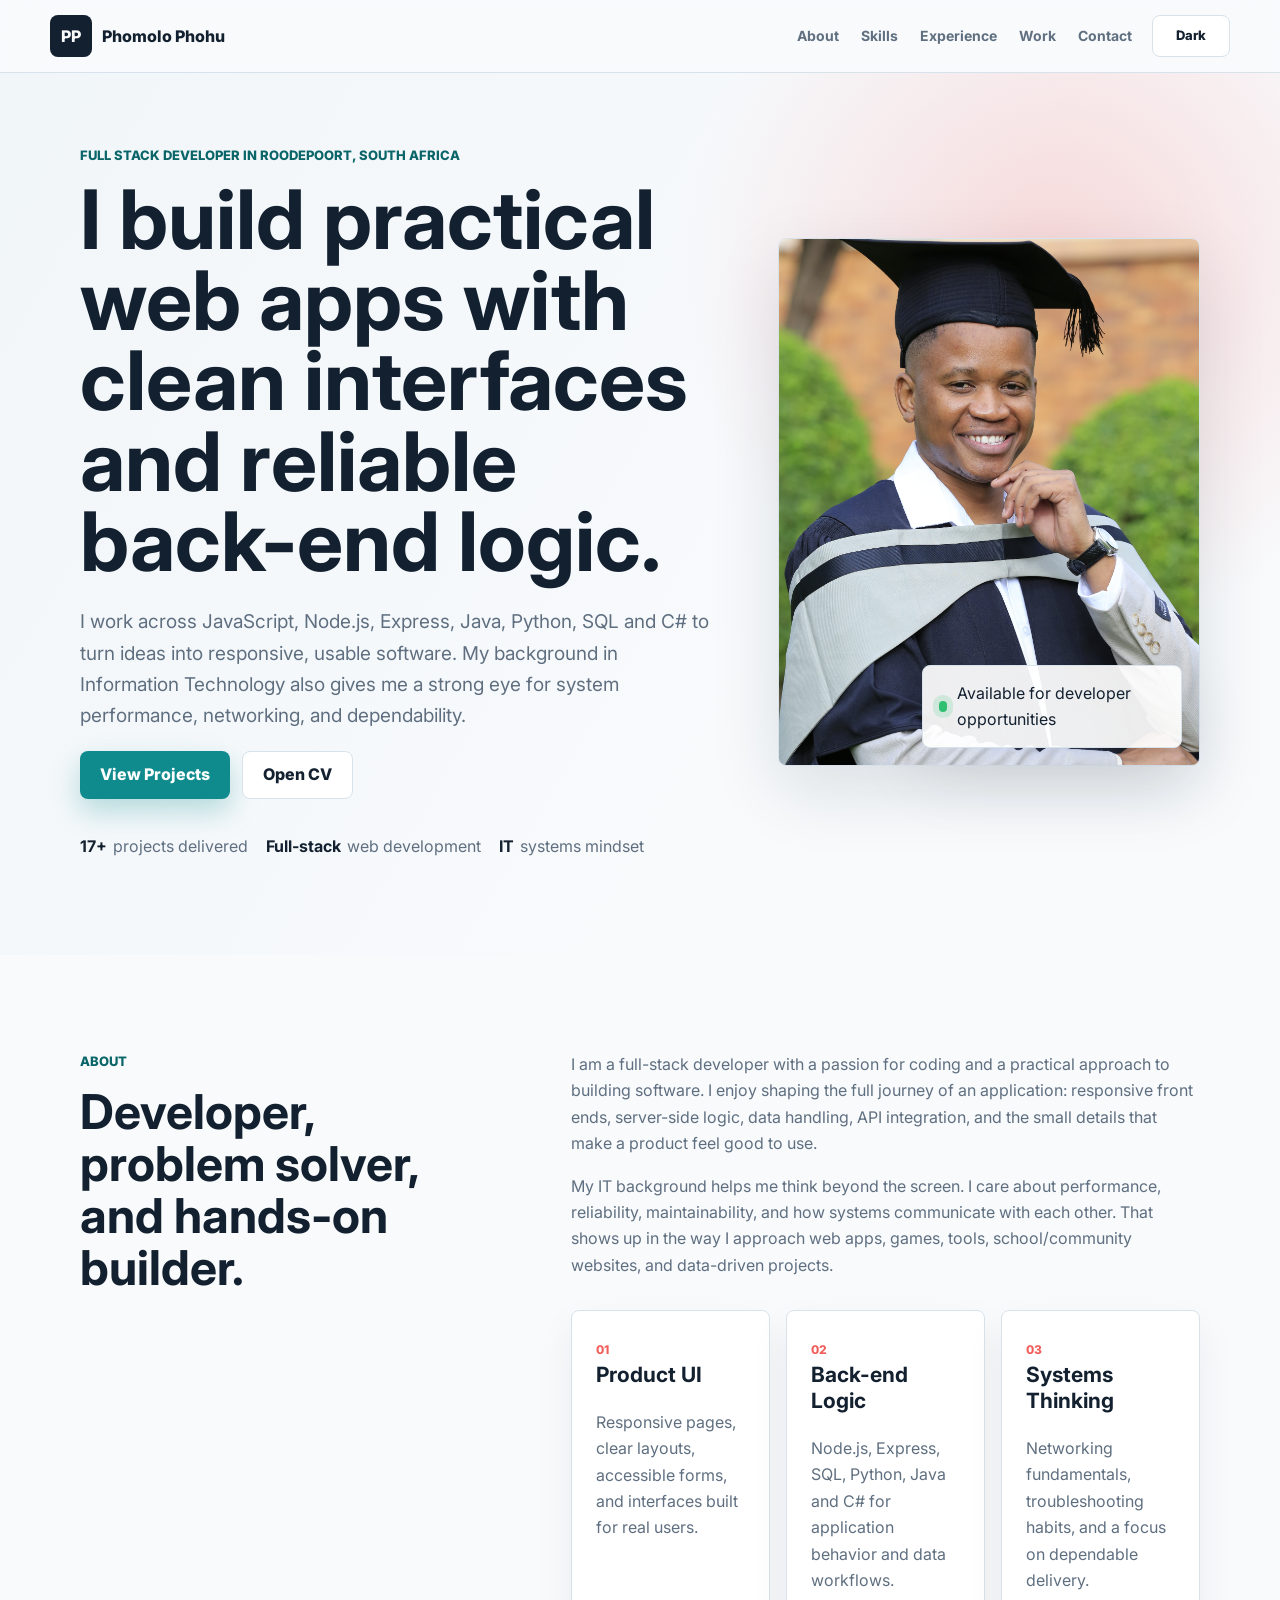
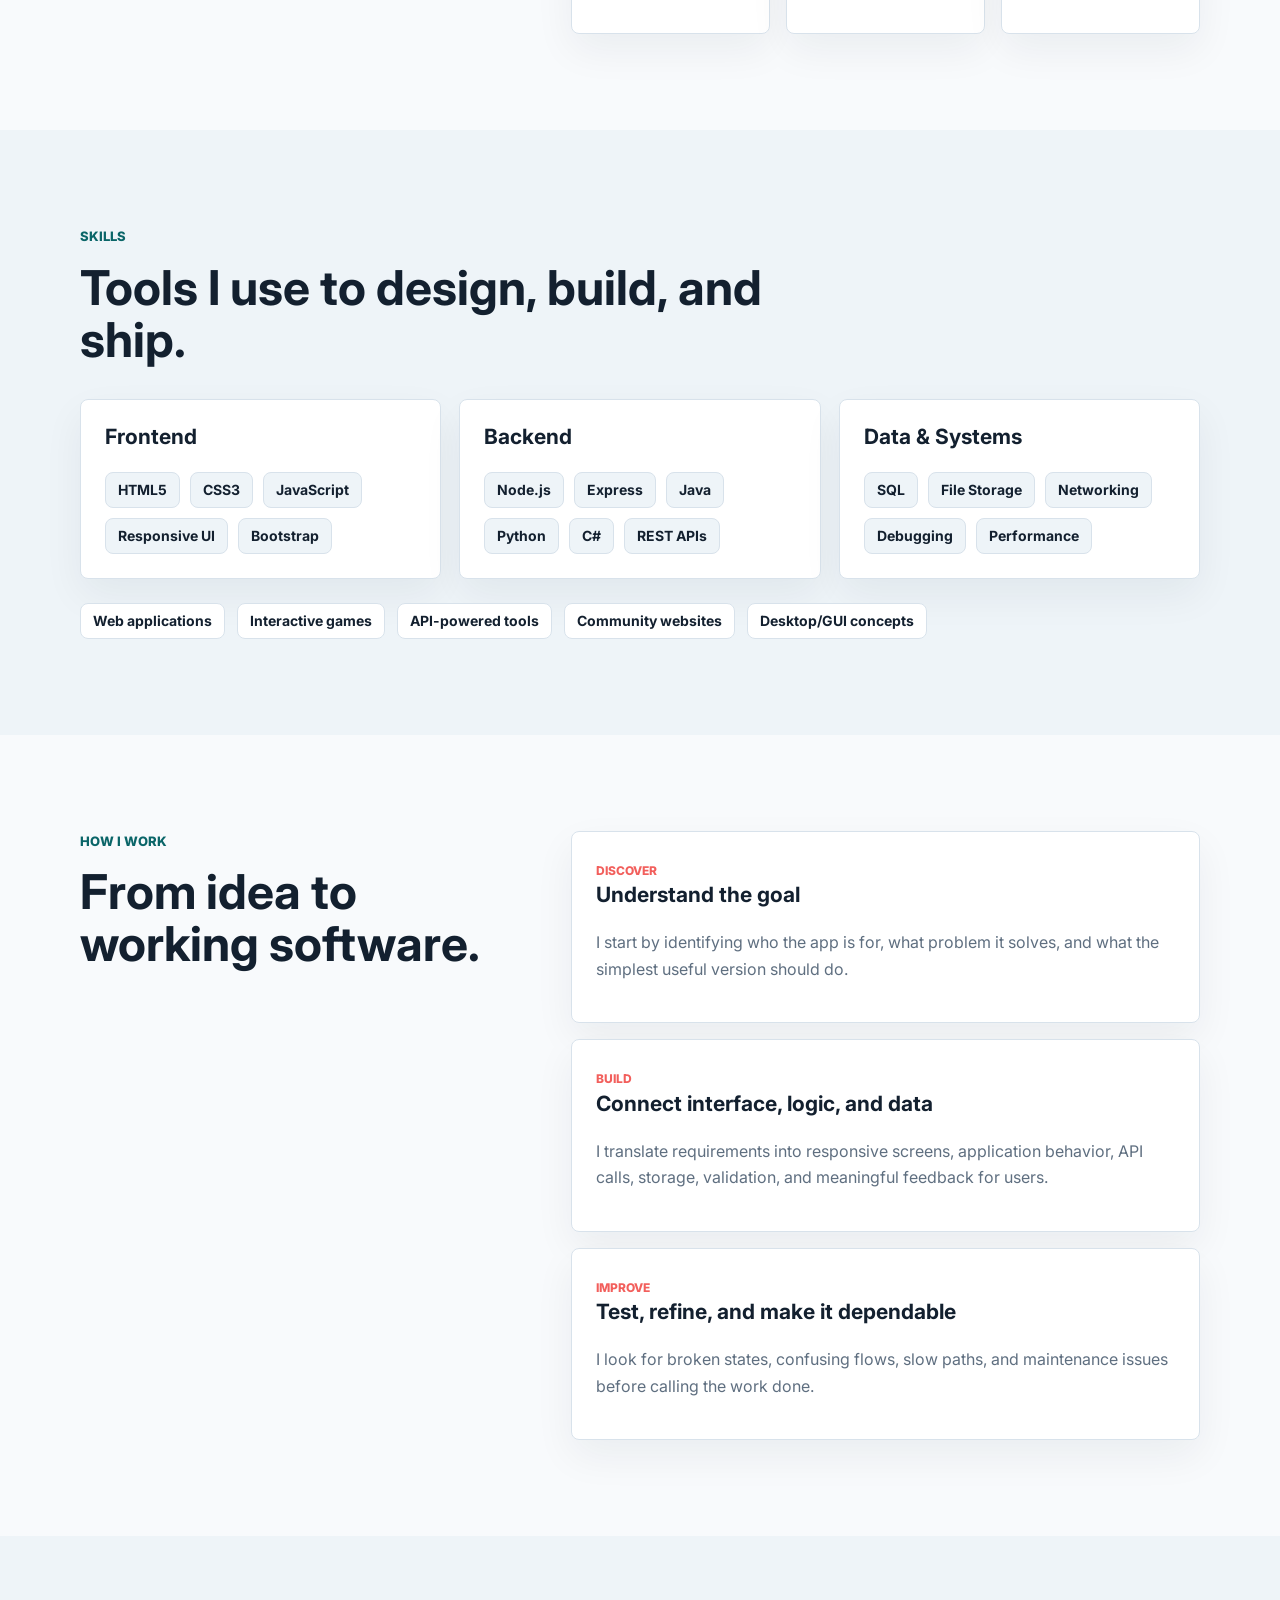
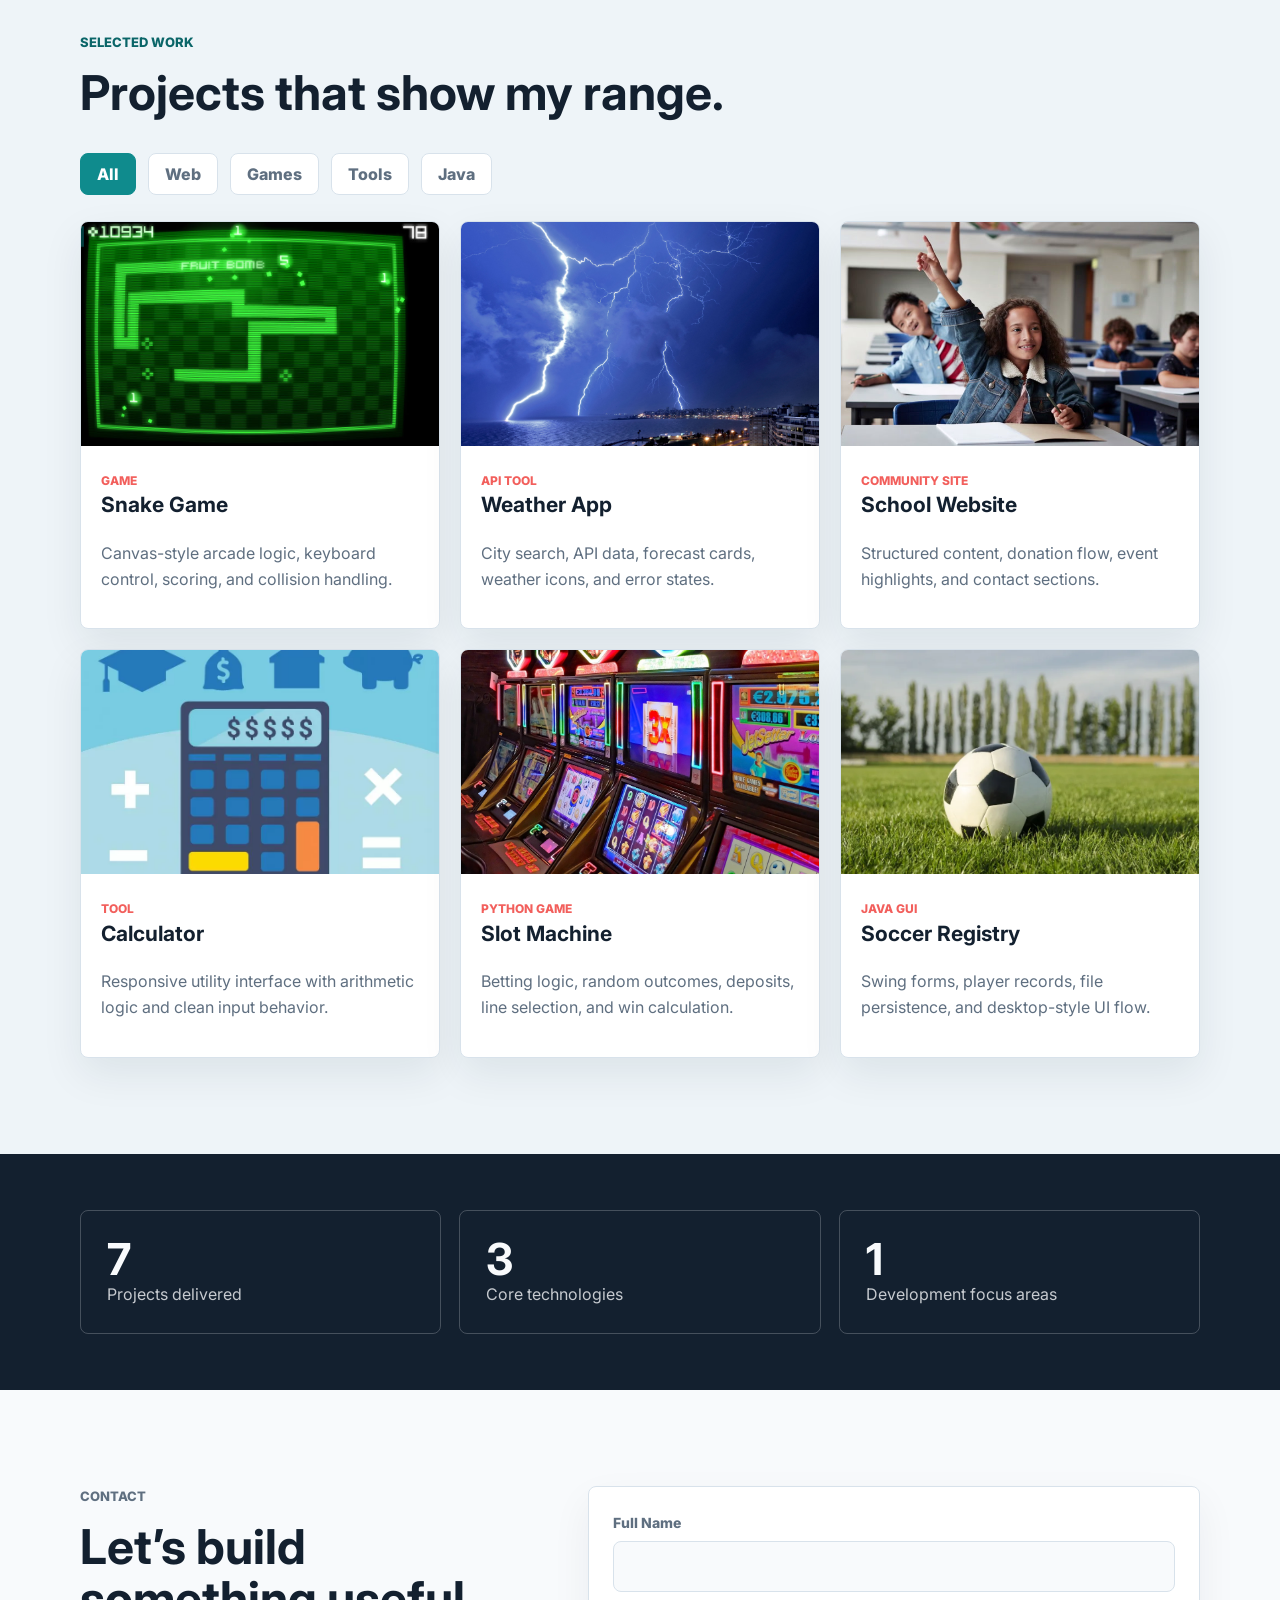
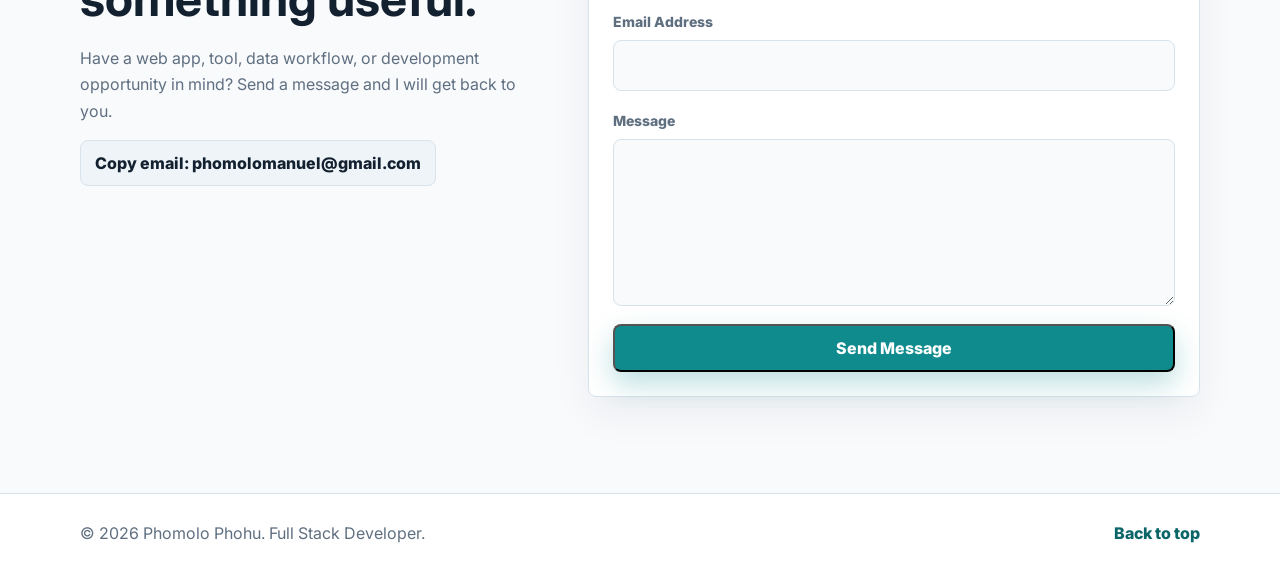
<file: index.html>
<!DOCTYPE html>
<html lang="en">
<head>
    <meta charset="utf-8">
    <meta http-equiv="X-UA-Compatible" content="IE=edge">
    <meta name="viewport" content="width=device-width, initial-scale=1.0">
    <meta name="description" content="Portfolio of Phomolo Phohu, a full-stack developer based in Roodepoort, South Africa.">
    <meta name="author" content="Phomolo Phohu">
    <meta name="keywords" content="Phomolo Phohu, full stack developer, JavaScript, Node.js, Python, Java, SQL, portfolio">
    <meta name="theme-color" content="#0f172a">

    <title>Phomolo Phohu | Full Stack Developer</title>

    <link rel="preconnect" href="https://fonts.googleapis.com">
    <link rel="preconnect" href="https://fonts.gstatic.com" crossorigin>
    <link href="https://fonts.googleapis.com/css2?family=Inter:wght@400;500;600;700;800&display=swap" rel="stylesheet">
    <link rel="apple-touch-icon" sizes="180x180" href="assets/img/apple-touch-icon.png">
    <link rel="icon" type="image/png" sizes="16x16" href="assets/img/favicon.png">
    <link href="assets/css/style.css" rel="stylesheet">
</head>
<body>
    <header class="site-header" id="top">
        <nav class="nav-shell" aria-label="Primary navigation">
            <a class="brand" href="#hero" aria-label="Phomolo Phohu home">
                <span class="brand-mark">PP</span>
                <span>Phomolo Phohu</span>
            </a>
            <button class="nav-toggle" type="button" aria-label="Open menu" aria-expanded="false">
                <span></span>
                <span></span>
                <span></span>
            </button>
            <div class="nav-links" data-nav-links>
                <a href="#about">About</a>
                <a href="#skills">Skills</a>
                <a href="#experience">Experience</a>
                <a href="#portfolio">Work</a>
                <a href="#contact">Contact</a>
            </div>
            <button class="theme-toggle" type="button" aria-label="Switch theme" title="Switch theme">
                <span data-theme-icon>Dark</span>
            </button>
        </nav>
    </header>

    <main>
        <section class="hero section" id="hero">
            <div class="container hero-grid">
                <div class="hero-copy reveal">
                    <p class="eyebrow">Full Stack Developer in Roodepoort, South Africa</p>
                    <h1>I build practical web apps with clean interfaces and reliable back-end logic.</h1>
                    <p class="hero-lede">I work across JavaScript, Node.js, Express, Java, Python, SQL and C# to turn ideas into responsive, usable software. My background in Information Technology also gives me a strong eye for system performance, networking, and dependability.</p>
                    <div class="hero-actions">
                        <a class="btn btn-primary" href="#portfolio">View Projects</a>
                        <a class="btn btn-secondary" href="Phomolo_Phohu_CV.pdf" target="_blank" rel="noreferrer">Open CV</a>
                    </div>
                    <div class="hero-meta" aria-label="Portfolio highlights">
                        <span><strong>17+</strong> projects delivered</span>
                        <span><strong>Full-stack</strong> web development</span>
                        <span><strong>IT</strong> systems mindset</span>
                    </div>
                </div>
                <div class="hero-visual reveal">
                    <div class="portrait-frame">
                        <img src="assets/img/phomolo.jpg" alt="Portrait of Phomolo Phohu">
                    </div>
                    <div class="status-card">
                        <span class="status-dot"></span>
                        <span>Available for developer opportunities</span>
                    </div>
                </div>
            </div>
        </section>

        <section class="section about-section" id="about">
            <div class="container split-layout">
                <div class="section-intro reveal">
                    <p class="eyebrow">About</p>
                    <h2>Developer, problem solver, and hands-on builder.</h2>
                </div>
                <div class="about-content reveal">
                    <p>I am a full-stack developer with a passion for coding and a practical approach to building software. I enjoy shaping the full journey of an application: responsive front ends, server-side logic, data handling, API integration, and the small details that make a product feel good to use.</p>
                    <p>My IT background helps me think beyond the screen. I care about performance, reliability, maintainability, and how systems communicate with each other. That shows up in the way I approach web apps, games, tools, school/community websites, and data-driven projects.</p>
                    <div class="focus-grid">
                        <article>
                            <span>01</span>
                            <h3>Product UI</h3>
                            <p>Responsive pages, clear layouts, accessible forms, and interfaces built for real users.</p>
                        </article>
                        <article>
                            <span>02</span>
                            <h3>Back-end Logic</h3>
                            <p>Node.js, Express, SQL, Python, Java and C# for application behavior and data workflows.</p>
                        </article>
                        <article>
                            <span>03</span>
                            <h3>Systems Thinking</h3>
                            <p>Networking fundamentals, troubleshooting habits, and a focus on dependable delivery.</p>
                        </article>
                    </div>
                </div>
            </div>
        </section>

        <section class="section skills-section" id="skills">
            <div class="container">
                <div class="section-heading reveal">
                    <p class="eyebrow">Skills</p>
                    <h2>Tools I use to design, build, and ship.</h2>
                </div>
                <div class="skills-board reveal">
                    <div class="skill-column">
                        <h3>Frontend</h3>
                        <div class="skill-tags">
                            <span>HTML5</span>
                            <span>CSS3</span>
                            <span>JavaScript</span>
                            <span>Responsive UI</span>
                            <span>Bootstrap</span>
                        </div>
                    </div>
                    <div class="skill-column">
                        <h3>Backend</h3>
                        <div class="skill-tags">
                            <span>Node.js</span>
                            <span>Express</span>
                            <span>Java</span>
                            <span>Python</span>
                            <span>C#</span>
                            <span>REST APIs</span>
                        </div>
                    </div>
                    <div class="skill-column">
                        <h3>Data & Systems</h3>
                        <div class="skill-tags">
                            <span>SQL</span>
                            <span>File Storage</span>
                            <span>Networking</span>
                            <span>Debugging</span>
                            <span>Performance</span>
                        </div>
                    </div>
                </div>
                <div class="capability-strip reveal">
                    <span>Web applications</span>
                    <span>Interactive games</span>
                    <span>API-powered tools</span>
                    <span>Community websites</span>
                    <span>Desktop/GUI concepts</span>
                </div>
            </div>
        </section>

        <section class="section experience-section" id="experience">
            <div class="container split-layout">
                <div class="section-intro reveal">
                    <p class="eyebrow">How I Work</p>
                    <h2>From idea to working software.</h2>
                </div>
                <div class="timeline reveal">
                    <article>
                        <span>Discover</span>
                        <h3>Understand the goal</h3>
                        <p>I start by identifying who the app is for, what problem it solves, and what the simplest useful version should do.</p>
                    </article>
                    <article>
                        <span>Build</span>
                        <h3>Connect interface, logic, and data</h3>
                        <p>I translate requirements into responsive screens, application behavior, API calls, storage, validation, and meaningful feedback for users.</p>
                    </article>
                    <article>
                        <span>Improve</span>
                        <h3>Test, refine, and make it dependable</h3>
                        <p>I look for broken states, confusing flows, slow paths, and maintenance issues before calling the work done.</p>
                    </article>
                </div>
            </div>
        </section>

        <section class="section portfolio-section" id="portfolio">
            <div class="container">
                <div class="section-heading reveal">
                    <p class="eyebrow">Selected Work</p>
                    <h2>Projects that show my range.</h2>
                </div>
                <div class="filter-bar reveal" aria-label="Project filters">
                    <button class="filter-btn active" type="button" data-filter="all">All</button>
                    <button class="filter-btn" type="button" data-filter="web">Web</button>
                    <button class="filter-btn" type="button" data-filter="game">Games</button>
                    <button class="filter-btn" type="button" data-filter="tools">Tools</button>
                    <button class="filter-btn" type="button" data-filter="java">Java</button>
                </div>
                <div class="project-grid">
                    <article class="project-card reveal" data-category="game web" data-title="Snake Game" data-image="assets/img/snake2.jpg" data-link="https://phomolo-snake-game.netlify.app/" data-stack="HTML, CSS, JavaScript" data-description="A classic arcade snake game built with browser technologies. It handles movement, collision detection, score growth, and game-over states in a simple interactive loop.">
                        <img src="assets/img/snake2.jpg" alt="Snake game preview">
                        <div>
                            <span>Game</span>
                            <h3>Snake Game</h3>
                            <p>Canvas-style arcade logic, keyboard control, scoring, and collision handling.</p>
                        </div>
                    </article>
                    <article class="project-card reveal" data-category="web tools" data-title="Weather App" data-image="assets/img/LIGHTNING.jpg" data-link="https://candid-beignet-8d1d18.netlify.app/" data-stack="HTML, CSS, JavaScript, OpenWeatherMap API" data-description="A weather forecasting application where users search for a city and view a 3-day forecast with temperature, humidity, wind speed, icons, and invalid-city feedback.">
                        <img src="assets/img/LIGHTNING.jpg" alt="Weather app preview">
                        <div>
                            <span>API Tool</span>
                            <h3>Weather App</h3>
                            <p>City search, API data, forecast cards, weather icons, and error states.</p>
                        </div>
                    </article>
                    <article class="project-card reveal" data-category="web" data-title="Mzamomtsha Primary School Website" data-image="assets/img/school.jpg" data-link="https://lighthearted-boba-801d5f.netlify.app/" data-stack="HTML, CSS, JavaScript" data-description="A community-focused school website for Mzamomtsha Primary School with school information, events, staff profiles, testimonials, contact details, and a donation page for computer lab support.">
                        <img src="assets/img/school.jpg" alt="School website preview">
                        <div>
                            <span>Community Site</span>
                            <h3>School Website</h3>
                            <p>Structured content, donation flow, event highlights, and contact sections.</p>
                        </div>
                    </article>
                    <article class="project-card reveal" data-category="tools web" data-title="Calculator" data-image="assets/img/calulator.webp" data-link="https://moonlit-manatee-299cdb.netlify.app/" data-stack="HTML, CSS, JavaScript" data-description="A responsive calculator for basic arithmetic operations including addition, subtraction, multiplication, and division.">
                        <img src="assets/img/calulator.webp" alt="Calculator app preview">
                        <div>
                            <span>Tool</span>
                            <h3>Calculator</h3>
                            <p>Responsive utility interface with arithmetic logic and clean input behavior.</p>
                        </div>
                    </article>
                    <article class="project-card reveal" data-category="game tools" data-title="Slot Machine" data-image="assets/img/slotmachine.jpg" data-link="" data-stack="Python" data-description="A Python slot machine game that lets users deposit money, place bets across lines, spin, and calculate wins or losses using randomization and command-line game logic.">
                        <img src="assets/img/slotmachine.jpg" alt="Slot machine project preview">
                        <div>
                            <span>Python Game</span>
                            <h3>Slot Machine</h3>
                            <p>Betting logic, random outcomes, deposits, line selection, and win calculation.</p>
                        </div>
                    </article>
                    <article class="project-card reveal" data-category="java tools" data-title="Soccer Player Registry" data-image="assets/img/soccer.webp" data-link="" data-stack="Java, Swing, File Storage" data-description="A Java Swing GUI application for registering soccer players with details such as name, position, preferred foot, and fee, then saving and displaying player data from a local file.">
                        <img src="assets/img/soccer.webp" alt="Soccer player registry preview">
                        <div>
                            <span>Java GUI</span>
                            <h3>Soccer Registry</h3>
                            <p>Swing forms, player records, file persistence, and desktop-style UI flow.</p>
                        </div>
                    </article>
                </div>
            </div>
        </section>

        <section class="section stats-section" aria-label="Portfolio metrics">
            <div class="container stats-grid reveal">
                <div>
                    <strong data-count="17">0</strong>
                    <span>Projects delivered</span>
                </div>
                <div>
                    <strong data-count="8">0</strong>
                    <span>Core technologies</span>
                </div>
                <div>
                    <strong data-count="3">0</strong>
                    <span>Development focus areas</span>
                </div>
            </div>
        </section>

        <section class="section contact-section" id="contact">
            <div class="container contact-grid">
                <div class="contact-copy reveal">
                    <p class="eyebrow">Contact</p>
                    <h2>Let’s build something useful.</h2>
                    <p>Have a web app, tool, data workflow, or development opportunity in mind? Send a message and I will get back to you.</p>
                    <button class="copy-email" type="button" data-email="phomolomanuel@gmail.com">Copy email: phomolomanuel@gmail.com</button>
                </div>
                <form class="contact-form reveal" target="_blank" action="https://formsubmit.co/phomolomanuel@gmail.com" method="POST">
                    <label>
                        <span>Full Name</span>
                        <input type="text" name="name" autocomplete="name" required>
                    </label>
                    <label>
                        <span>Email Address</span>
                        <input type="email" name="email" autocomplete="email" required>
                    </label>
                    <label>
                        <span>Message</span>
                        <textarea name="message" rows="6" required></textarea>
                    </label>
                    <input type="hidden" name="_subject" value="New portfolio message for Phomolo Phohu">
                    <input type="hidden" name="_captcha" value="false">
                    <button class="btn btn-primary" type="submit">Send Message</button>
                </form>
            </div>
        </section>
    </main>

    <footer class="site-footer">
        <div class="container footer-grid">
            <p>&copy; <span data-year></span> Phomolo Phohu. Full Stack Developer.</p>
            <a href="#top">Back to top</a>
        </div>
    </footer>

    <dialog class="project-dialog" data-project-dialog aria-labelledby="dialog-title">
        <button class="dialog-close" type="button" aria-label="Close project details" data-close-dialog>&times;</button>
        <img data-dialog-image src="assets/img/snake2.jpg" alt="">
        <div class="dialog-body">
            <p class="eyebrow" data-dialog-stack></p>
            <h2 id="dialog-title" data-dialog-title></h2>
            <p data-dialog-description></p>
            <a class="btn btn-primary" data-dialog-link href="#" target="_blank" rel="noreferrer">Visit Project</a>
        </div>
    </dialog>

    <script src="assets/js/script.js"></script>
</body>
</html>
</file>
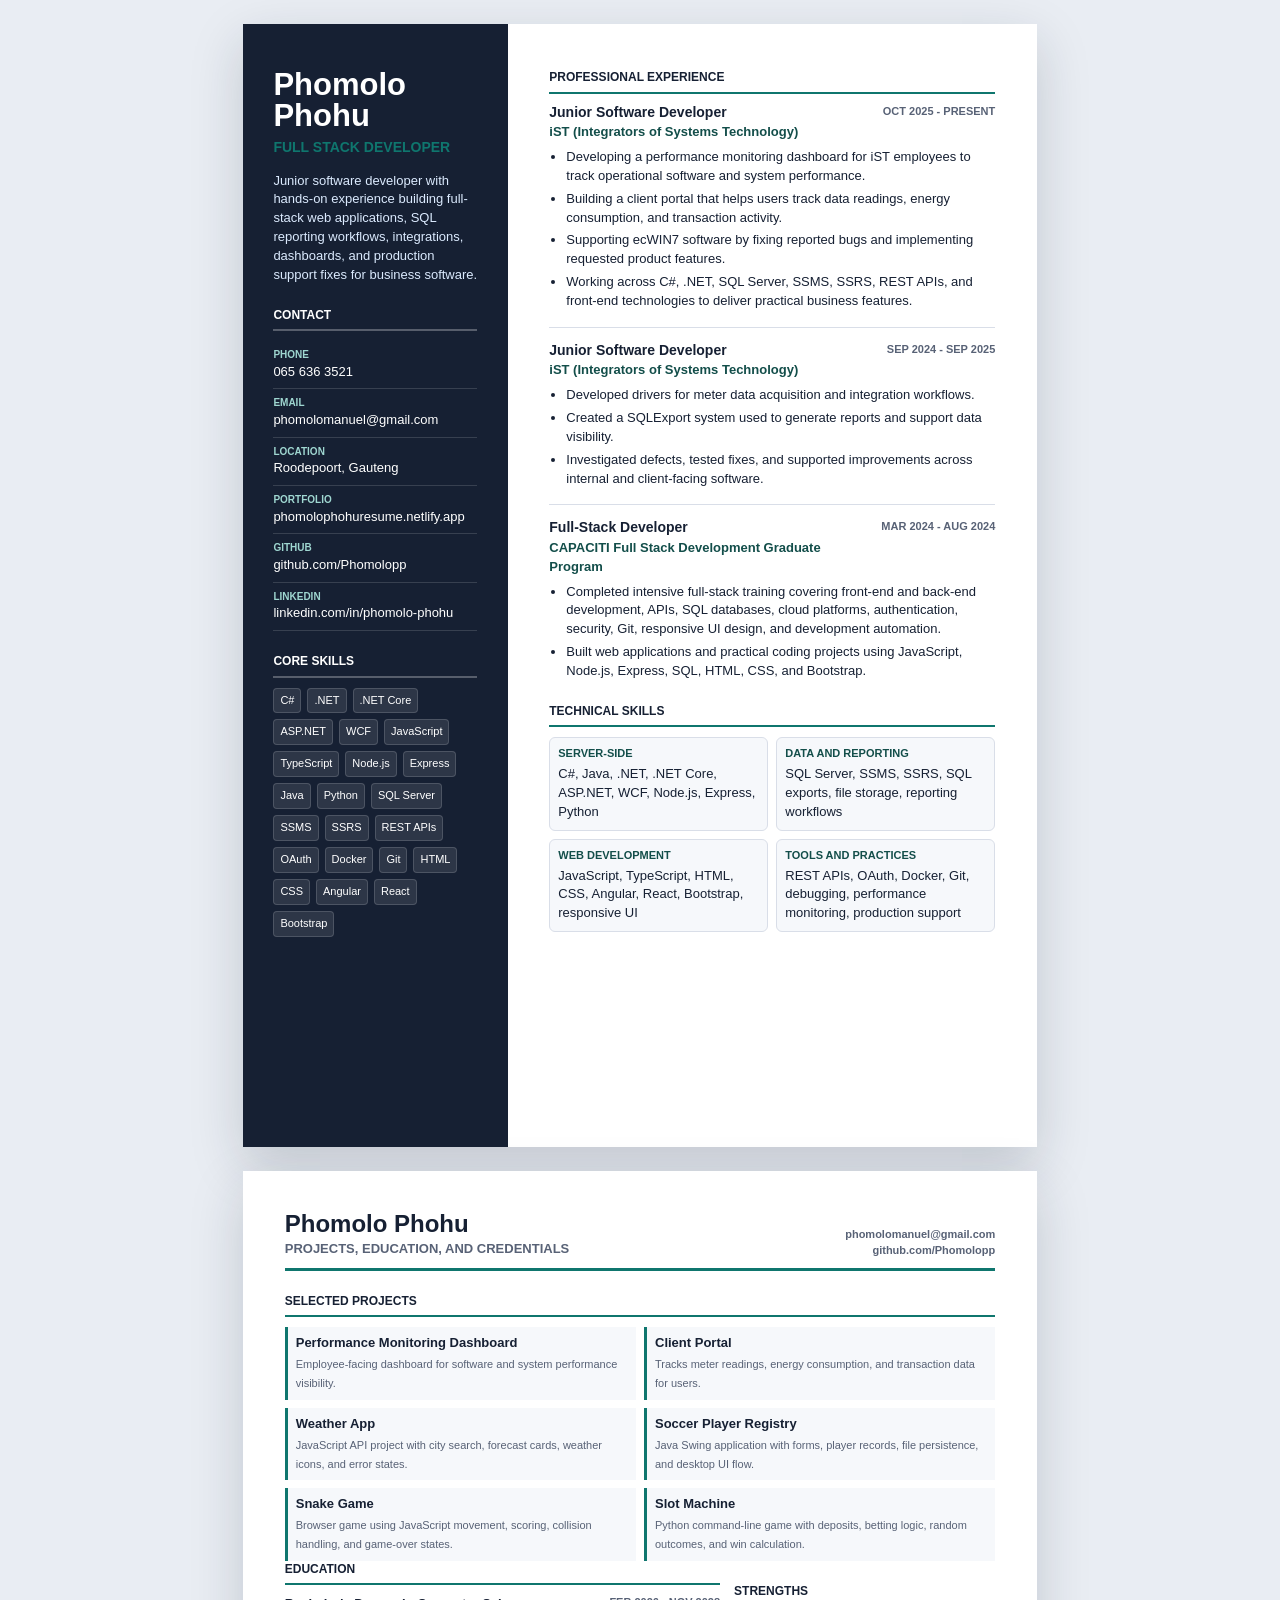
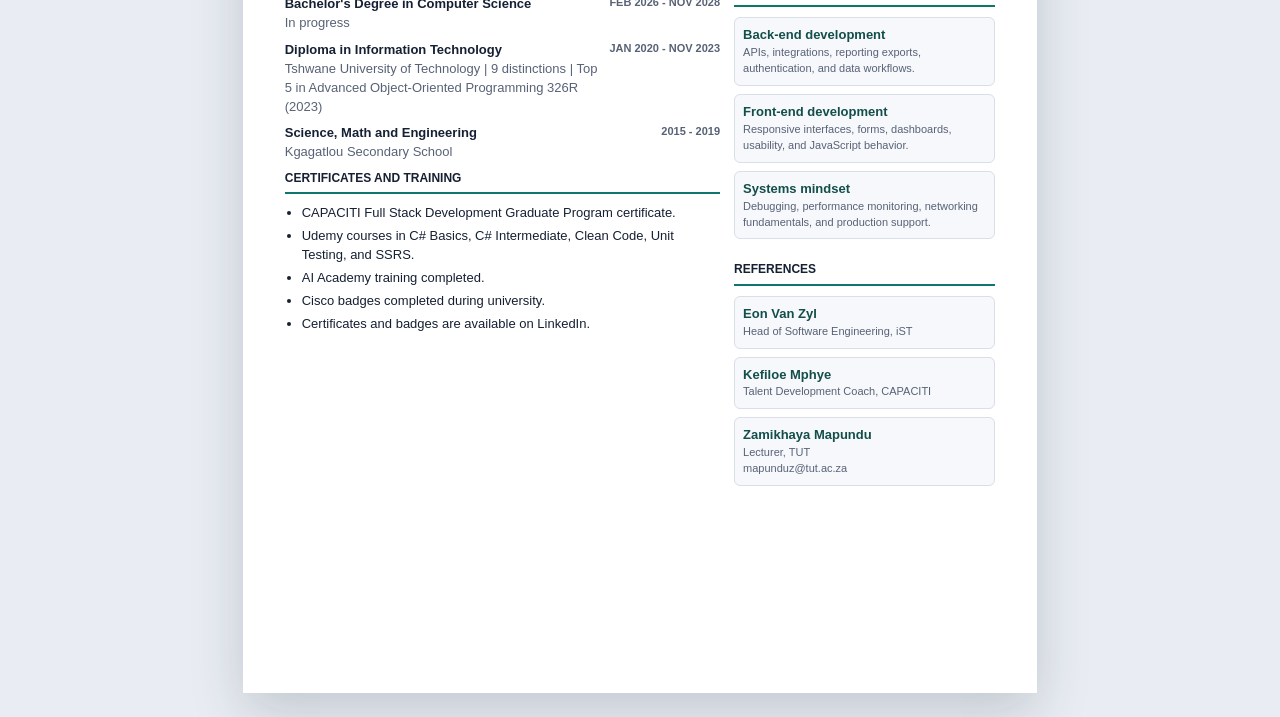
<file: Phomolo_Phohu_CV_Redesigned.html>
<!doctype html>
<html lang="en">
<head>
  <meta charset="utf-8">
  <meta name="viewport" content="width=device-width, initial-scale=1">
  <title>Phomolo Phohu | Full Stack Developer CV</title>
  <style>
    :root {
      --ink: #162033;
      --muted: #586276;
      --line: #d9dee8;
      --paper: #ffffff;
      --panel: #f6f8fb;
      --accent: #0f766e;
      --accent-dark: #134e4a;
    }

    * {
      box-sizing: border-box;
    }

    html {
      background: #e9edf3;
      color: var(--ink);
      font-family: Arial, Helvetica, sans-serif;
      font-size: 13px;
      line-height: 1.45;
    }

    body {
      margin: 0;
      padding: 24px;
    }

    a {
      color: inherit;
      text-decoration: none;
    }

    .page {
      width: 210mm;
      height: 297mm;
      margin: 0 auto;
      background: var(--paper);
      box-shadow: 0 18px 50px rgba(22, 32, 51, 0.18);
      display: grid;
      grid-template-columns: 70mm 1fr;
      overflow: hidden;
    }

    .page + .page {
      margin-top: 24px;
    }

    .page-two {
      display: block;
      padding: 11mm;
    }

    aside {
      background: var(--ink);
      color: #ffffff;
      padding: 12mm 8mm;
    }

    main {
      padding: 12mm 11mm 10mm;
    }

    .name {
      font-size: 31px;
      line-height: 1;
      letter-spacing: 0;
      margin: 0 0 6px;
    }

    .role {
      color: var(--accent);
      font-size: 14px;
      font-weight: 700;
      margin: 0 0 14px;
      text-transform: uppercase;
    }

    .summary {
      color: #dbeafe;
      font-size: 13px;
      margin: 0 0 18px;
    }

    .contact-list,
    .tag-list,
    .plain-list,
    .project-list {
      list-style: none;
      margin: 0;
      padding: 0;
    }

    .contact-list li {
      border-bottom: 1px solid rgba(255, 255, 255, 0.14);
      padding: 7px 0;
      word-break: break-word;
    }

    .label {
      color: #9fd7d1;
      display: block;
      font-size: 10px;
      font-weight: 700;
      letter-spacing: 0;
      text-transform: uppercase;
    }

    h2 {
      border-bottom: 2px solid var(--accent);
      color: inherit;
      font-size: 12px;
      letter-spacing: 0;
      margin: 22px 0 10px;
      padding-bottom: 5px;
      text-transform: uppercase;
    }

    aside h2 {
      border-bottom-color: rgba(255, 255, 255, 0.28);
      color: #ffffff;
    }

    .tag-list {
      display: flex;
      flex-wrap: wrap;
      gap: 6px;
    }

    .tag-list li {
      background: rgba(255, 255, 255, 0.1);
      border: 1px solid rgba(255, 255, 255, 0.15);
      border-radius: 4px;
      color: #ffffff;
      font-size: 11px;
      padding: 4px 6px;
    }

    .plain-list li {
      margin: 0 0 7px;
    }

    aside .plain-list strong {
      color: #ffffff;
      display: block;
    }

    aside .plain-list span {
      color: #c8d3e4;
    }

    .section:first-child h2 {
      margin-top: 0;
    }

    .item {
      break-inside: avoid;
      margin-bottom: 14px;
      padding-bottom: 12px;
      border-bottom: 1px solid var(--line);
    }

    .item:last-child {
      border-bottom: 0;
      margin-bottom: 0;
      padding-bottom: 0;
    }

    .item-head {
      display: flex;
      gap: 12px;
      justify-content: space-between;
      margin-bottom: 5px;
    }

    h3 {
      font-size: 14px;
      line-height: 1.25;
      margin: 0;
    }

    .company {
      color: var(--accent-dark);
      font-weight: 700;
      margin: 2px 0 0;
    }

    .date {
      color: var(--muted);
      flex: 0 0 auto;
      font-size: 11px;
      font-weight: 700;
      text-align: right;
      text-transform: uppercase;
    }

    .bullets {
      margin: 6px 0 0;
      padding-left: 17px;
    }

    .bullets li {
      margin-bottom: 4px;
    }

    .skills-grid {
      display: grid;
      gap: 8px;
      grid-template-columns: 1fr 1fr;
    }

    .skill-box {
      background: var(--panel);
      border: 1px solid var(--line);
      border-radius: 6px;
      padding: 8px;
    }

    .skill-box strong {
      color: var(--accent-dark);
      display: block;
      font-size: 11px;
      margin-bottom: 3px;
      text-transform: uppercase;
    }

    .project-list {
      display: grid;
      gap: 8px;
      grid-template-columns: 1fr 1fr;
    }

    .project-list li {
      background: var(--panel);
      border-left: 3px solid var(--accent);
      padding: 7px 8px;
    }

    .project-list strong {
      display: block;
      margin-bottom: 2px;
    }

    .project-list span {
      color: var(--muted);
      font-size: 11px;
    }

    .page-banner {
      align-items: end;
      border-bottom: 3px solid var(--accent);
      display: flex;
      justify-content: space-between;
      margin-bottom: 16px;
      padding-bottom: 9px;
    }

    .page-banner h1 {
      font-size: 24px;
      line-height: 1;
      margin: 0 0 4px;
    }

    .page-banner p {
      color: var(--muted);
      font-weight: 700;
      margin: 0;
      text-transform: uppercase;
    }

    .page-banner .contact-mini {
      color: var(--muted);
      font-size: 11px;
      font-weight: 700;
      text-align: right;
    }

    .two-column {
      display: grid;
      gap: 14px;
      grid-template-columns: 1.25fr 0.75fr;
    }

    .reference-grid {
      display: grid;
      gap: 8px;
      grid-template-columns: 1fr;
    }

    .reference-card {
      background: var(--panel);
      border: 1px solid var(--line);
      border-radius: 6px;
      padding: 8px;
    }

    .reference-card strong {
      color: var(--accent-dark);
      display: block;
    }

    .reference-card span {
      color: var(--muted);
      display: block;
      font-size: 11px;
    }

    .education-row {
      display: grid;
      gap: 8px;
      grid-template-columns: 1fr auto;
      margin-bottom: 8px;
    }

    .education-row strong {
      display: block;
    }

    .education-row span {
      color: var(--muted);
    }

    @page {
      size: A4;
      margin: 0;
    }

    @media print {
      html {
        background: #ffffff;
        font-size: 12.4px;
      }

      body {
        padding: 0;
      }

      .page {
        box-shadow: none;
        height: 297mm;
        width: 210mm;
      }

      .page + .page {
        margin-top: 0;
      }
    }
  </style>
</head>
<body>
  <article class="page">
    <aside>
      <h1 class="name">Phomolo Phohu</h1>
      <p class="role">Full Stack Developer</p>
      <p class="summary">Junior software developer with hands-on experience building full-stack web applications, SQL reporting workflows, integrations, dashboards, and production support fixes for business software.</p>

      <h2>Contact</h2>
      <ul class="contact-list">
        <li><span class="label">Phone</span>065 636 3521</li>
        <li><span class="label">Email</span><a href="mailto:phomolomanuel@gmail.com">phomolomanuel@gmail.com</a></li>
        <li><span class="label">Location</span>Roodepoort, Gauteng</li>
        <li><span class="label">Portfolio</span><a href="https://phomolophohuresume.netlify.app/">phomolophohuresume.netlify.app</a></li>
        <li><span class="label">GitHub</span><a href="https://github.com/Phomolopp">github.com/Phomolopp</a></li>
        <li><span class="label">LinkedIn</span><a href="https://www.linkedin.com/in/phomolo-phohu-563751246/">linkedin.com/in/phomolo-phohu</a></li>
      </ul>

      <h2>Core Skills</h2>
      <ul class="tag-list">
        <li>C#</li>
        <li>.NET</li>
        <li>.NET Core</li>
        <li>ASP.NET</li>
        <li>WCF</li>
        <li>JavaScript</li>
        <li>TypeScript</li>
        <li>Node.js</li>
        <li>Express</li>
        <li>Java</li>
        <li>Python</li>
        <li>SQL Server</li>
        <li>SSMS</li>
        <li>SSRS</li>
        <li>REST APIs</li>
        <li>OAuth</li>
        <li>Docker</li>
        <li>Git</li>
        <li>HTML</li>
        <li>CSS</li>
        <li>Angular</li>
        <li>React</li>
        <li>Bootstrap</li>
      </ul>

    </aside>

    <main>
      <section class="section">
        <h2>Professional Experience</h2>
        <div class="item">
          <div class="item-head">
            <div>
              <h3>Junior Software Developer</h3>
              <p class="company">iST (Integrators of Systems Technology)</p>
            </div>
            <div class="date">Oct 2025 - Present</div>
          </div>
          <ul class="bullets">
            <li>Developing a performance monitoring dashboard for iST employees to track operational software and system performance.</li>
            <li>Building a client portal that helps users track data readings, energy consumption, and transaction activity.</li>
            <li>Supporting ecWIN7 software by fixing reported bugs and implementing requested product features.</li>
            <li>Working across C#, .NET, SQL Server, SSMS, SSRS, REST APIs, and front-end technologies to deliver practical business features.</li>
          </ul>
        </div>

        <div class="item">
          <div class="item-head">
            <div>
              <h3>Junior Software Developer</h3>
              <p class="company">iST (Integrators of Systems Technology)</p>
            </div>
            <div class="date">Sep 2024 - Sep 2025</div>
          </div>
          <ul class="bullets">
            <li>Developed drivers for meter data acquisition and integration workflows.</li>
            <li>Created a SQLExport system used to generate reports and support data visibility.</li>
            <li>Investigated defects, tested fixes, and supported improvements across internal and client-facing software.</li>
          </ul>
        </div>

        <div class="item">
          <div class="item-head">
            <div>
              <h3>Full-Stack Developer</h3>
              <p class="company">CAPACITI Full Stack Development Graduate Program</p>
            </div>
            <div class="date">Mar 2024 - Aug 2024</div>
          </div>
          <ul class="bullets">
            <li>Completed intensive full-stack training covering front-end and back-end development, APIs, SQL databases, cloud platforms, authentication, security, Git, responsive UI design, and development automation.</li>
            <li>Built web applications and practical coding projects using JavaScript, Node.js, Express, SQL, HTML, CSS, and Bootstrap.</li>
          </ul>
        </div>
      </section>

      <section class="section">
        <h2>Technical Skills</h2>
        <div class="skills-grid">
          <div class="skill-box"><strong>Server-side</strong>C#, Java, .NET, .NET Core, ASP.NET, WCF, Node.js, Express, Python</div>
          <div class="skill-box"><strong>Data and reporting</strong>SQL Server, SSMS, SSRS, SQL exports, file storage, reporting workflows</div>
          <div class="skill-box"><strong>Web development</strong>JavaScript, TypeScript, HTML, CSS, Angular, React, Bootstrap, responsive UI</div>
          <div class="skill-box"><strong>Tools and practices</strong>REST APIs, OAuth, Docker, Git, debugging, performance monitoring, production support</div>
        </div>
      </section>

    </main>
  </article>

  <article class="page page-two">
    <header class="page-banner">
      <div>
        <h1>Phomolo Phohu</h1>
        <p>Projects, education, and credentials</p>
      </div>
      <div class="contact-mini">
        phomolomanuel@gmail.com<br>
        github.com/Phomolopp
      </div>
    </header>

    <section class="section">
      <h2>Selected Projects</h2>
      <ul class="project-list">
        <li><strong>Performance Monitoring Dashboard</strong><span>Employee-facing dashboard for software and system performance visibility.</span></li>
        <li><strong>Client Portal</strong><span>Tracks meter readings, energy consumption, and transaction data for users.</span></li>
        <li><strong>Weather App</strong><span>JavaScript API project with city search, forecast cards, weather icons, and error states.</span></li>
        <li><strong>Soccer Player Registry</strong><span>Java Swing application with forms, player records, file persistence, and desktop UI flow.</span></li>
        <li><strong>Snake Game</strong><span>Browser game using JavaScript movement, scoring, collision handling, and game-over states.</span></li>
        <li><strong>Slot Machine</strong><span>Python command-line game with deposits, betting logic, random outcomes, and win calculation.</span></li>
      </ul>
    </section>

    <div class="two-column">
      <section class="section">
        <h2>Education</h2>
        <div class="education-row">
          <div><strong>Bachelor's Degree in Computer Science</strong><span>In progress</span></div>
          <div class="date">Feb 2026 - Nov 2028</div>
        </div>
        <div class="education-row">
          <div><strong>Diploma in Information Technology</strong><span>Tshwane University of Technology | 9 distinctions | Top 5 in Advanced Object-Oriented Programming 326R (2023)</span></div>
          <div class="date">Jan 2020 - Nov 2023</div>
        </div>
        <div class="education-row">
          <div><strong>Science, Math and Engineering</strong><span>Kgagatlou Secondary School</span></div>
          <div class="date">2015 - 2019</div>
        </div>

        <h2>Certificates and Training</h2>
        <ul class="bullets">
          <li>CAPACITI Full Stack Development Graduate Program certificate.</li>
          <li>Udemy courses in C# Basics, C# Intermediate, Clean Code, Unit Testing, and SSRS.</li>
          <li>AI Academy training completed.</li>
          <li>Cisco badges completed during university.</li>
          <li>Certificates and badges are available on LinkedIn.</li>
        </ul>
      </section>

      <section class="section">
        <h2>Strengths</h2>
        <div class="reference-grid">
          <div class="reference-card"><strong>Back-end development</strong><span>APIs, integrations, reporting exports, authentication, and data workflows.</span></div>
          <div class="reference-card"><strong>Front-end development</strong><span>Responsive interfaces, forms, dashboards, usability, and JavaScript behavior.</span></div>
          <div class="reference-card"><strong>Systems mindset</strong><span>Debugging, performance monitoring, networking fundamentals, and production support.</span></div>
        </div>

        <h2>References</h2>
        <div class="reference-grid">
          <div class="reference-card"><strong>Eon Van Zyl</strong><span>Head of Software Engineering, iST</span></div>
          <div class="reference-card"><strong>Kefiloe Mphye</strong><span>Talent Development Coach, CAPACITI</span></div>
          <div class="reference-card"><strong>Zamikhaya Mapundu</strong><span>Lecturer, TUT</span><span>mapunduz@tut.ac.za</span></div>
        </div>
      </section>
    </div>
  </article>
</body>
</html>
</file>
<file: assets/css/style.css>
:root {
    color-scheme: light;
    --bg: #f8fafc;
    --surface: #ffffff;
    --surface-soft: #eef4f8;
    --text: #13202f;
    --muted: #5f6f80;
    --line: #d8e2eb;
    --primary: #0f8b8d;
    --primary-strong: #0a6568;
    --accent: #f25f5c;
    --gold: #f0b429;
    --shadow: 0 24px 70px rgba(19, 32, 47, 0.12);
    --radius: 8px;
}

body.dark {
    color-scheme: dark;
    --bg: #101820;
    --surface: #17222d;
    --surface-soft: #22313f;
    --text: #edf5f7;
    --muted: #a7b5bf;
    --line: #314454;
    --primary: #23c1c3;
    --primary-strong: #7ce4e5;
    --accent: #ff7a73;
    --gold: #ffd166;
    --shadow: 0 24px 70px rgba(0, 0, 0, 0.28);
}

* {
    box-sizing: border-box;
}

html {
    scroll-behavior: smooth;
}

body {
    margin: 0;
    background: var(--bg);
    color: var(--text);
    font-family: "Inter", Arial, sans-serif;
    font-size: 16px;
    line-height: 1.65;
}

body.nav-open {
    overflow: hidden;
}

img {
    display: block;
    max-width: 100%;
}

a {
    color: inherit;
    text-decoration: none;
}

button,
input,
textarea {
    font: inherit;
}

.container {
    width: min(1120px, calc(100% - 40px));
    margin: 0 auto;
}

.section {
    padding: 96px 0;
}

.site-header {
    position: sticky;
    top: 0;
    z-index: 20;
    background: color-mix(in srgb, var(--bg) 88%, transparent);
    border-bottom: 1px solid var(--line);
    backdrop-filter: blur(16px);
}

.nav-shell {
    width: min(1180px, calc(100% - 32px));
    min-height: 72px;
    margin: 0 auto;
    display: flex;
    align-items: center;
    gap: 20px;
}

.brand {
    display: inline-flex;
    align-items: center;
    gap: 10px;
    font-weight: 800;
    letter-spacing: 0;
}

.brand-mark {
    display: grid;
    width: 42px;
    height: 42px;
    place-items: center;
    border-radius: var(--radius);
    background: var(--text);
    color: var(--bg);
}

.nav-links {
    display: flex;
    align-items: center;
    gap: 22px;
    margin-left: auto;
}

.nav-links a {
    color: var(--muted);
    font-size: 14px;
    font-weight: 700;
}

.nav-links a:hover,
.nav-links a.active {
    color: var(--text);
}

.nav-toggle,
.theme-toggle,
.copy-email,
.filter-btn,
.dialog-close {
    border: 0;
    cursor: pointer;
}

.nav-toggle {
    display: none;
    width: 44px;
    height: 44px;
    padding: 11px;
    margin-left: auto;
    background: var(--surface-soft);
    border-radius: var(--radius);
}

.nav-toggle span {
    display: block;
    height: 2px;
    margin: 5px 0;
    background: var(--text);
}

.theme-toggle {
    min-width: 78px;
    min-height: 42px;
    padding: 0 14px;
    color: var(--text);
    background: var(--surface);
    border: 1px solid var(--line);
    border-radius: var(--radius);
    font-size: 13px;
    font-weight: 800;
}

.hero {
    min-height: calc(100vh - 72px);
    display: flex;
    align-items: center;
    padding-top: 72px;
    background:
        linear-gradient(120deg, color-mix(in srgb, var(--surface-soft) 72%, transparent), transparent 62%),
        radial-gradient(circle at 82% 22%, color-mix(in srgb, var(--accent) 22%, transparent), transparent 30%),
        var(--bg);
}

.hero-grid {
    display: grid;
    grid-template-columns: minmax(0, 1.08fr) minmax(320px, 0.72fr);
    align-items: center;
    gap: 64px;
}

.eyebrow {
    margin: 0 0 14px;
    color: var(--primary-strong);
    font-size: 13px;
    font-weight: 800;
    text-transform: uppercase;
}

h1,
h2,
h3,
p {
    margin-top: 0;
}

h1 {
    max-width: 820px;
    margin-bottom: 24px;
    font-size: clamp(42px, 7vw, 82px);
    line-height: 0.98;
    letter-spacing: 0;
}

h2 {
    margin-bottom: 20px;
    font-size: clamp(30px, 4vw, 48px);
    line-height: 1.08;
    letter-spacing: 0;
}

h3 {
    font-size: 21px;
    line-height: 1.25;
}

.hero-lede {
    max-width: 720px;
    color: var(--muted);
    font-size: 19px;
}

.hero-actions,
.filter-bar {
    display: flex;
    flex-wrap: wrap;
    gap: 12px;
}

.btn {
    display: inline-flex;
    min-height: 48px;
    align-items: center;
    justify-content: center;
    padding: 0 20px;
    border-radius: var(--radius);
    font-weight: 800;
    transition: transform 0.2s ease, box-shadow 0.2s ease;
}

.btn:hover {
    transform: translateY(-2px);
}

.btn-primary {
    color: #ffffff;
    background: var(--primary);
    box-shadow: 0 12px 28px color-mix(in srgb, var(--primary) 28%, transparent);
}

.btn-secondary {
    color: var(--text);
    background: var(--surface);
    border: 1px solid var(--line);
}

.hero-meta {
    display: flex;
    flex-wrap: wrap;
    gap: 18px;
    margin-top: 34px;
    color: var(--muted);
}

.hero-meta span {
    display: inline-flex;
    gap: 6px;
}

.hero-meta strong {
    color: var(--text);
}

.hero-visual {
    position: relative;
}

.portrait-frame {
    overflow: hidden;
    border: 1px solid var(--line);
    border-radius: var(--radius);
    background: var(--surface);
    box-shadow: var(--shadow);
}

.portrait-frame img {
    width: 100%;
    aspect-ratio: 4 / 5;
    object-fit: cover;
}

.status-card {
    position: absolute;
    right: 18px;
    bottom: 18px;
    display: flex;
    align-items: center;
    gap: 10px;
    max-width: 260px;
    padding: 14px 16px;
    color: var(--text);
    background: color-mix(in srgb, var(--surface) 92%, transparent);
    border: 1px solid var(--line);
    border-radius: var(--radius);
    box-shadow: var(--shadow);
}

.status-dot {
    width: 11px;
    height: 11px;
    border-radius: 999px;
    background: #2fbf71;
    box-shadow: 0 0 0 6px rgba(47, 191, 113, 0.16);
}

.split-layout {
    display: grid;
    grid-template-columns: 0.8fr 1.2fr;
    gap: 72px;
}

.section-intro {
    position: sticky;
    top: 112px;
    align-self: start;
}

.about-content > p,
.contact-copy p,
.timeline p,
.project-card p,
.focus-grid p {
    color: var(--muted);
}

.focus-grid {
    display: grid;
    grid-template-columns: repeat(3, 1fr);
    gap: 16px;
    margin-top: 32px;
}

.focus-grid article,
.skill-column,
.timeline article,
.contact-form {
    padding: 24px;
    background: var(--surface);
    border: 1px solid var(--line);
    border-radius: var(--radius);
    box-shadow: 0 16px 40px rgba(19, 32, 47, 0.06);
}

.focus-grid span,
.timeline span,
.project-card span {
    color: var(--accent);
    font-size: 12px;
    font-weight: 800;
    text-transform: uppercase;
}

.section-heading {
    max-width: 760px;
    margin-bottom: 34px;
}

.skills-section,
.portfolio-section {
    background: var(--surface-soft);
}

.skills-board {
    display: grid;
    grid-template-columns: repeat(3, 1fr);
    gap: 18px;
}

.skill-tags {
    display: flex;
    flex-wrap: wrap;
    gap: 10px;
}

.skill-tags span,
.capability-strip span {
    display: inline-flex;
    min-height: 36px;
    align-items: center;
    padding: 0 12px;
    color: var(--text);
    background: var(--surface-soft);
    border: 1px solid var(--line);
    border-radius: var(--radius);
    font-size: 14px;
    font-weight: 700;
}

.capability-strip {
    display: flex;
    flex-wrap: wrap;
    gap: 12px;
    margin-top: 24px;
}

.capability-strip span {
    background: var(--surface);
}

.timeline {
    display: grid;
    gap: 16px;
}

.filter-bar {
    margin-bottom: 26px;
}

.filter-btn {
    min-height: 42px;
    padding: 0 16px;
    color: var(--muted);
    background: var(--surface);
    border: 1px solid var(--line);
    border-radius: var(--radius);
    font-weight: 800;
}

.filter-btn.active,
.filter-btn:hover {
    color: #ffffff;
    background: var(--primary);
    border-color: var(--primary);
}

.project-grid {
    display: grid;
    grid-template-columns: repeat(3, 1fr);
    gap: 20px;
}

.project-card {
    overflow: hidden;
    background: var(--surface);
    border: 1px solid var(--line);
    border-radius: var(--radius);
    box-shadow: 0 16px 42px rgba(19, 32, 47, 0.08);
    cursor: pointer;
    transition: transform 0.2s ease, box-shadow 0.2s ease, opacity 0.2s ease;
}

.project-card:hover {
    transform: translateY(-4px);
    box-shadow: var(--shadow);
}

.project-card.is-hidden {
    display: none;
}

.project-card img {
    width: 100%;
    aspect-ratio: 16 / 10;
    object-fit: cover;
}

.project-card div {
    padding: 20px;
}

.stats-section {
    padding: 56px 0;
    background: var(--text);
    color: var(--bg);
}

.stats-grid {
    display: grid;
    grid-template-columns: repeat(3, 1fr);
    gap: 18px;
}

.stats-grid div {
    padding: 26px;
    border: 1px solid color-mix(in srgb, var(--bg) 22%, transparent);
    border-radius: var(--radius);
}

.stats-grid strong {
    display: block;
    font-size: 44px;
    line-height: 1;
}

.stats-grid span {
    color: color-mix(in srgb, var(--bg) 78%, transparent);
}

.contact-grid {
    display: grid;
    grid-template-columns: 0.85fr 1.15fr;
    gap: 56px;
    align-items: start;
}

.copy-email {
    min-height: 46px;
    padding: 0 14px;
    color: var(--text);
    background: var(--surface-soft);
    border: 1px solid var(--line);
    border-radius: var(--radius);
    font-weight: 800;
}

.contact-form {
    display: grid;
    gap: 18px;
}

.contact-form label {
    display: grid;
    gap: 7px;
    color: var(--muted);
    font-size: 14px;
    font-weight: 800;
}

.contact-form input,
.contact-form textarea {
    width: 100%;
    color: var(--text);
    background: var(--bg);
    border: 1px solid var(--line);
    border-radius: var(--radius);
    outline: 0;
    padding: 13px 14px;
}

.contact-form textarea {
    resize: vertical;
}

.contact-form input:focus,
.contact-form textarea:focus {
    border-color: var(--primary);
    box-shadow: 0 0 0 4px color-mix(in srgb, var(--primary) 18%, transparent);
}

.site-footer {
    padding: 26px 0;
    background: var(--surface);
    border-top: 1px solid var(--line);
}

.footer-grid {
    display: flex;
    align-items: center;
    justify-content: space-between;
    gap: 18px;
    color: var(--muted);
}

.footer-grid p {
    margin: 0;
}

.footer-grid a {
    color: var(--primary-strong);
    font-weight: 800;
}

.project-dialog {
    width: min(760px, calc(100% - 32px));
    padding: 0;
    overflow: hidden;
    color: var(--text);
    background: var(--surface);
    border: 1px solid var(--line);
    border-radius: var(--radius);
    box-shadow: var(--shadow);
}

.project-dialog::backdrop {
    background: rgba(7, 13, 20, 0.64);
    backdrop-filter: blur(4px);
}

.project-dialog img {
    width: 100%;
    max-height: 360px;
    object-fit: cover;
}

.dialog-body {
    padding: 28px;
}

.dialog-body .btn[hidden] {
    display: none;
}

.dialog-close {
    position: absolute;
    top: 12px;
    right: 12px;
    width: 42px;
    height: 42px;
    color: var(--text);
    background: var(--surface);
    border-radius: var(--radius);
    font-size: 28px;
    line-height: 1;
}

.reveal {
    opacity: 0;
    transform: translateY(18px);
    transition: opacity 0.55s ease, transform 0.55s ease;
}

.reveal.in-view {
    opacity: 1;
    transform: translateY(0);
}

@media (max-width: 940px) {
    .section {
        padding: 72px 0;
    }

    .nav-toggle {
        display: block;
    }

    .nav-links {
        position: fixed;
        inset: 72px 16px auto 16px;
        display: none;
        flex-direction: column;
        align-items: stretch;
        gap: 0;
        padding: 14px;
        background: var(--surface);
        border: 1px solid var(--line);
        border-radius: var(--radius);
        box-shadow: var(--shadow);
    }

    .nav-links.open {
        display: flex;
    }

    .nav-links a {
        padding: 14px;
    }

    .hero-grid,
    .split-layout,
    .contact-grid {
        grid-template-columns: 1fr;
        gap: 36px;
    }

    .section-intro {
        position: static;
    }

    .skills-board,
    .project-grid,
    .stats-grid,
    .focus-grid {
        grid-template-columns: 1fr 1fr;
    }
}

@media (max-width: 640px) {
    .container {
        width: min(100% - 28px, 1120px);
    }

    .hero {
        padding-top: 44px;
    }

    .brand span:last-child {
        display: none;
    }

    .theme-toggle {
        min-width: 64px;
        padding: 0 10px;
    }

    h1 {
        font-size: 42px;
    }

    .hero-lede {
        font-size: 17px;
    }

    .skills-board,
    .project-grid,
    .stats-grid,
    .focus-grid {
        grid-template-columns: 1fr;
    }

    .hero-meta {
        display: grid;
    }

    .status-card {
        position: static;
        margin-top: 12px;
    }

    .footer-grid {
        align-items: flex-start;
        flex-direction: column;
    }
}
</file>
